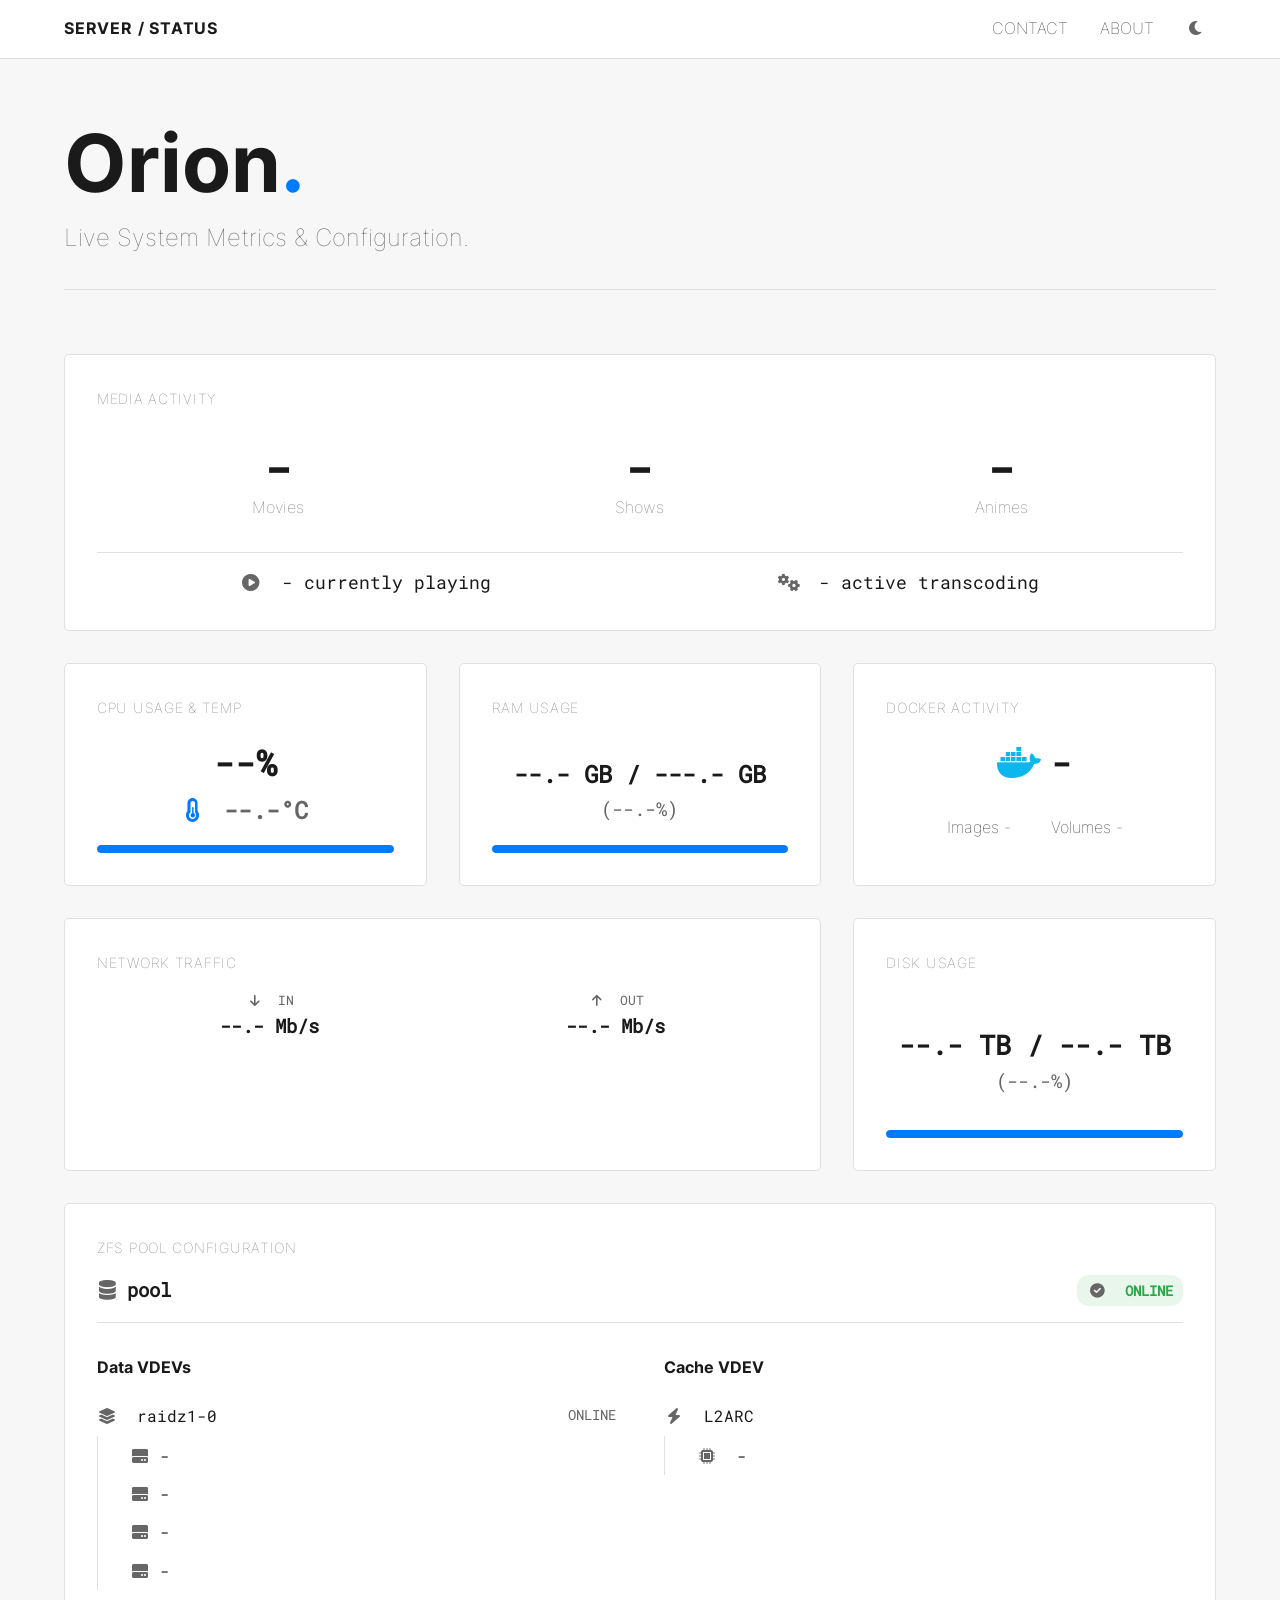
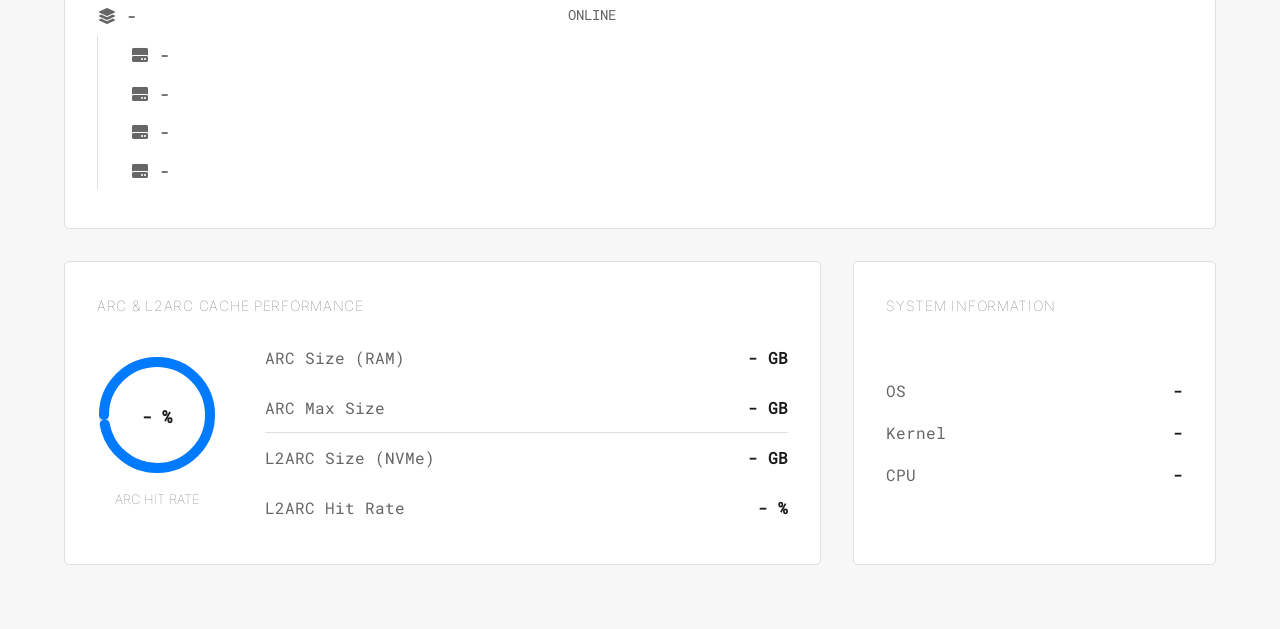
<file: frontend/index.html>
<!doctype html>
<html lang="en">
  <head>
    <meta charset="UTF-8" />
    <meta name="viewport" content="width=device-width, initial-scale=1.0" />
    <meta name="description" content="Orion Dashboard - Real-time monitoring of system metrics, Docker activity, network traffic and ZFS performance. Minimalist and performant dashboard." />
    <title>Orion Dashboard</title>
    <link rel="icon" type="image/png" href="assets/images/favicon.png">
    
    <!-- Critical CSS inlined for above-the-fold content -->
    <style>
      :root {
        --primary-text-color: #1a1a1a;
        --secondary-text-color: #666;
        --background-color: #f7f7f7;
        --border-color: #e0e0e0;
        --accent-color: #007bff;
        --card-background-color: #fff;
        --font-family-main: "Inter", sans-serif;
        --font-family-mono: "Roboto Mono", monospace;
        --spacing-unit: 1rem;
      }
      
      * {
        box-sizing: border-box;
        margin: 0;
        padding: 0;
      }
      
      body {
        font-family: var(--font-family-main);
        color: var(--primary-text-color);
        background-color: var(--background-color);
        line-height: 1.6;
        overflow-x: hidden;
      }
      
      .header {
        display: flex;
        justify-content: space-between;
        align-items: center;
        padding: var(--spacing-unit) calc(var(--spacing-unit) * 4);
        border-bottom: 1px solid var(--border-color);
        background-color: var(--card-background-color);
      }
      
      .logo {
        font-weight: 700;
        letter-spacing: 0.05em;
      }
      
      .nav {
        display: flex;
        gap: calc(var(--spacing-unit) * 2);
      }
      
      .nav-item {
        text-decoration: none;
        color: var(--primary-text-color);
        font-weight: 400;
        text-transform: uppercase;
        transition: color 0.3s ease;
      }
      
      .nav-item:hover {
        color: var(--accent-color);
      }
      
      #theme-switcher {
        cursor: pointer;
      }
      
      .container {
        max-width: 1400px;
        margin: 0 auto;
        padding: calc(var(--spacing-unit) * 4);
      }
      
      .hero {
        margin-bottom: calc(var(--spacing-unit) * 4);
        padding-bottom: calc(var(--spacing-unit) * 2);
        border-bottom: 1px solid var(--border-color);
      }
      
      .hero h1 {
        font-size: 5rem;
        font-weight: 700;
        line-height: 1;
        margin-bottom: var(--spacing-unit);
      }
      
      .hero .dot {
        color: var(--accent-color);
      }
      
      .subtitle {
        font-size: 1.5rem;
        color: var(--secondary-text-color);
        margin-top: var(--spacing-unit);
      }
      
      /* Fallbacks for icons before FA loading */
      .fas, .fab {
        display: inline-block;
        width: 20px;
        text-align: center;
      }
      
      /* Critical dark mode styles */
      body.dark-mode {
        --primary-text-color: #e0e0e0;
        --secondary-text-color: #999;
        --background-color: #121212;
        --border-color: #333;
        --accent-color: #0099ff;
        --card-background-color: #1e1e1e;
      }
    </style>
    
    <!-- Preload critical fonts -->
    <link rel="preload" href="assets/fonts/inter-400.woff2" as="font" type="font/woff2" crossorigin>
    <link rel="preload" href="assets/fonts/inter-700.woff2" as="font" type="font/woff2" crossorigin>
    
    <!-- Preload FontAwesome fonts with font-display: swap -->
    <link rel="preload" href="assets/webfonts/fa-solid-900.woff2" as="font" type="font/woff2" crossorigin>
    <link rel="preload" href="assets/webfonts/fa-brands-400.woff2" as="font" type="font/woff2" crossorigin>
    
    <!-- Asynchronous loading of non-critical CSS -->
    <link rel="preload" href="assets/css/fonts.css" as="style" onload="this.onload=null;this.rel='stylesheet'">
    <noscript><link rel="stylesheet" href="assets/css/fonts.css"></noscript>
    
    <link rel="preload" href="assets/css/all.min.css" as="style" onload="this.onload=null;this.rel='stylesheet'">
    <noscript><link rel="stylesheet" href="assets/css/all.min.css"></noscript>
    
    <link rel="preload" href="style.css" as="style" onload="this.onload=null;this.rel='stylesheet'">
    <noscript><link rel="stylesheet" href="style.css"></noscript>
  </head>
  <body>
    <header class="header">
      <div class="logo">
        <a href="/" style="text-decoration: none; color: inherit"
          >SERVER / STATUS</a
        >
      </div>
      <nav class="nav">
        <a href="contact.html" class="nav-item">CONTACT</a>
        <a href="about.html" class="nav-item">ABOUT</a>
        <div id="theme-switcher" class="nav-item">
          <i class="fas fa-moon"></i>
        </div>
      </nav>
    </header>

    <main class="container">
      <section class="hero">
        <h1>Orion<span class="dot">.</span></h1>
        <p class="subtitle">Live System Metrics & Configuration.</p>
      </section>

      <section class="metrics-grid">
        <div class="metric-card full-width" id="streaming-card">
          <div class="metric-label">Media activity</div>
          <div class="library-counts">
            <div class="library-stat">
              <span class="count">-</span>
              <span class="label">Movies</span>
            </div>
            <div class="library-stat">
              <span class="count">-</span>
              <span class="label">Shows</span>
            </div>
            <div class="library-stat">
              <span class="count">-</span>
              <span class="label">Animes</span>
            </div>
          </div>
          <div class="streaming-activity">
            <div class="activity-stat">
              <i class="fas fa-play-circle"></i> - currently playing
            </div>
            <div class="activity-stat">
              <i class="fas fa-cogs"></i> - active transcoding
            </div>
          </div>
        </div>

        <div class="metric-card" id="cpu-card">
          <div class="metric-label">CPU Usage & Temp</div>
          <div class="cpu-main-stats">
            <div class="cpu-usage-value">
              <span class="metric-value" id="cpu-usage">--%</span>
            </div>
            <div class="cpu-temp-value">
              <i class="fas fa-thermometer-half"></i>
              <span id="cpu-temp">--.-°C</span>
            </div>
          </div>
          <div class="progress-bar-container">
            <div class="progress-bar" id="cpu-progress-bar"></div>
          </div>
        </div>

        <div class="metric-card" id="ram-card">
          <div class="metric-label">RAM USAGE</div>
          <div class="card-body">
            <div class="ram-usage-main" id="ram-usage-gb">
              --.- GB / ---.- GB
            </div>
            <div class="ram-usage-percent" id="ram-usage-percent">(--.-%)</div>
          </div>
          <div class="progress-bar-container">
            <div class="progress-bar" id="ram-progress-bar"></div>
          </div>
        </div>

        <div class="metric-card" id="docker-card">
          <div class="metric-label">Docker Activity</div>
          <div class="metric-value with-icon">
            <i class="fab fa-docker"></i>
            <span id="docker-containers">-</span>
          </div>
          <div class="secondary-stats">
            <div class="stat-item">
              <span>Images</span>
              <span id="docker-images">-</span>
            </div>
            <div class="stat-item">
              <span>Volumes</span>
              <span id="docker-volumes">-</span>
            </div>
          </div>
        </div>

        <div class="metric-card large-card" id="network-card">
          <div class="metric-label">Network Traffic</div>
          <div class="network-current-stats">
            <div class="network-stat">
              <span><i class="fas fa-arrow-down"></i> In</span>
              <span id="net-in">--.- Mb/s</span>
            </div>
            <div class="network-stat">
              <span><i class="fas fa-arrow-up"></i> Out</span>
              <span id="net-out">--.- Mb/s</span>
            </div>
          </div>
          <div class="network-chart-container">
            <canvas id="networkChart"></canvas>
          </div>
        </div>

        <div class="metric-card" id="disk-card">
          <div class="metric-label">
            Disk Usage
          </div>
          <div class="card-body">
            <div class="ram-usage-main" id="disk-usage-tb">
              --.- TB / --.- TB
            </div>
            <div class="ram-usage-percent" id="disk-usage-percent">(--.-%)</div>
          </div>
          <div class="progress-bar-container">
            <div class="progress-bar" id="disk-progress-bar"></div>
          </div>
        </div>

        <div class="metric-card full-width" id="zfs-card">
          <div class="metric-label">ZFS Pool Configuration</div>
          <div class="zfs-header">
            <span class="pool-name"><i class="fas fa-database"></i>pool</span>
            <span class="pool-status online"
              ><i class="fas fa-check-circle"></i> ONLINE</span
            >
          </div>
          <div class="zfs-layout">
            <div class="zfs-column">
              <span class="column-title">Data VDEVs</span>
              <ul class="zfs-tree">
                <li>
                  <i class="fas fa-layer-group"></i> raidz1-0
                  <span class="device-status">ONLINE</span>
                  <ul>
                    <li><i class="fas fa-hdd"></i>-</li>
                    <li><i class="fas fa-hdd"></i>-</li>
                    <li><i class="fas fa-hdd"></i>-</li>
                    <li><i class="fas fa-hdd"></i>-</li>
                  </ul>
                </li>
                <li>
                  <i class="fas fa-layer-group"></i>-<span class="device-status"
                    >ONLINE</span
                  >
                  <ul>
                    <li><i class="fas fa-hdd"></i>-</li>
                    <li><i class="fas fa-hdd"></i>-</li>
                    <li><i class="fas fa-hdd"></i>-</li>
                    <li><i class="fas fa-hdd"></i>-</li>
                  </ul>
                </li>
              </ul>
            </div>
            <div class="zfs-column" id="zfs-cache-column">
              <span class="column-title">Cache VDEV</span>
              <ul class="zfs-tree">
                <li>
                  <i class="fas fa-bolt"></i> L2ARC
                  <ul>
                    <li><i class="fas fa-microchip"></i> -</li>
                  </ul>
                </li>
              </ul>
            </div>
          </div>
        </div>

        <div class="metric-card large-card">
          <div class="metric-label">ARC & L2ARC Cache Performance</div>
          <div class="cache-stats-container">
            <div class="cache-chart-container">
              <svg viewBox="0 0 36 36" class="cache-chart">
                <path
                  class="chart-bg"
                  d="M18 2.0845 a 15.9155 15.9155 0 0 1 0 31.831 a 15.9155 15.9155 0 0 1 0 -31.831"
                ></path>
                <path
                  class="chart-circle"
                  stroke-dasharray="97, 100"
                  d="M18 2.0845 a 15.9155 15.9155 0 0 1 0 31.831 a 15.9155 15.9155 0 0 1 0 -31.831"
                ></path>
                <text x="18" y="20.35" class="chart-text">- %</text>
              </svg>
              <div class="chart-label">ARC Hit Rate</div>
            </div>
            <div class="cache-details">
              <div class="cache-stat">
                <span>ARC Size (RAM)</span>
                <span class="stat-value"> - GB</span>
              </div>
              <div class="cache-stat">
                <span>ARC Max Size</span>
                <span class="stat-value">- GB</span>
              </div>
              <hr id="l2arc-separator" />
              <div class="cache-stat" id="l2arc-size-stat">
                <span>L2ARC Size (NVMe)</span>
                <span class="stat-value">- GB</span>
              </div>
              <div class="cache-stat" id="l2arc-hit-stat">
                <span>L2ARC Hit Rate</span>
                <span class="stat-value">- %</span>
              </div>
            </div>
          </div>
        </div>

        <div class="metric-card">
          <div class="metric-label">System Information</div>
          <ul class="sysinfo-list">
            <li><span>OS</span><span>-</span></li>
            <li><span>Kernel</span><span>-</span></li>
            <li><span>CPU</span><span>-</span></li>
          </ul>
        </div>
      </section>
    </main>
    <!-- Scripts loaded asynchronously/deferred -->
    <script src="assets/js/theme-switcher.js" defer></script>
    <script src="assets/js/chart.line.min.js" defer></script>
    <script src="assets/js/dashboard.min.js" defer></script>
    
    <!-- Optimization script for asynchronous CSS loading -->
    <script>
      // Polyfill for older browsers that don't support rel="preload"
      !function(e){"use strict";var t=function(t,n,r){function o(e){return i.body?e():void setTimeout(function(){o(e)})}function a(){d.addEventListener&&d.removeEventListener("load",a),d.media=r||"all"}var i=e.document,d=i.createElement("link");if(n)d.href=n;else{if(!t)return;d.href=t.href,d.media=t.media}d.rel="stylesheet",d.addEventListener&&d.addEventListener("load",a),(d.onloadcssdefined=o)(a),i.head.appendChild(d)};e.loadCSS?e.loadCSS:e.loadCSS=t,"undefined"!=typeof module&&(module.exports=t)}(this);
    </script>
  </body>
</html>
</file>
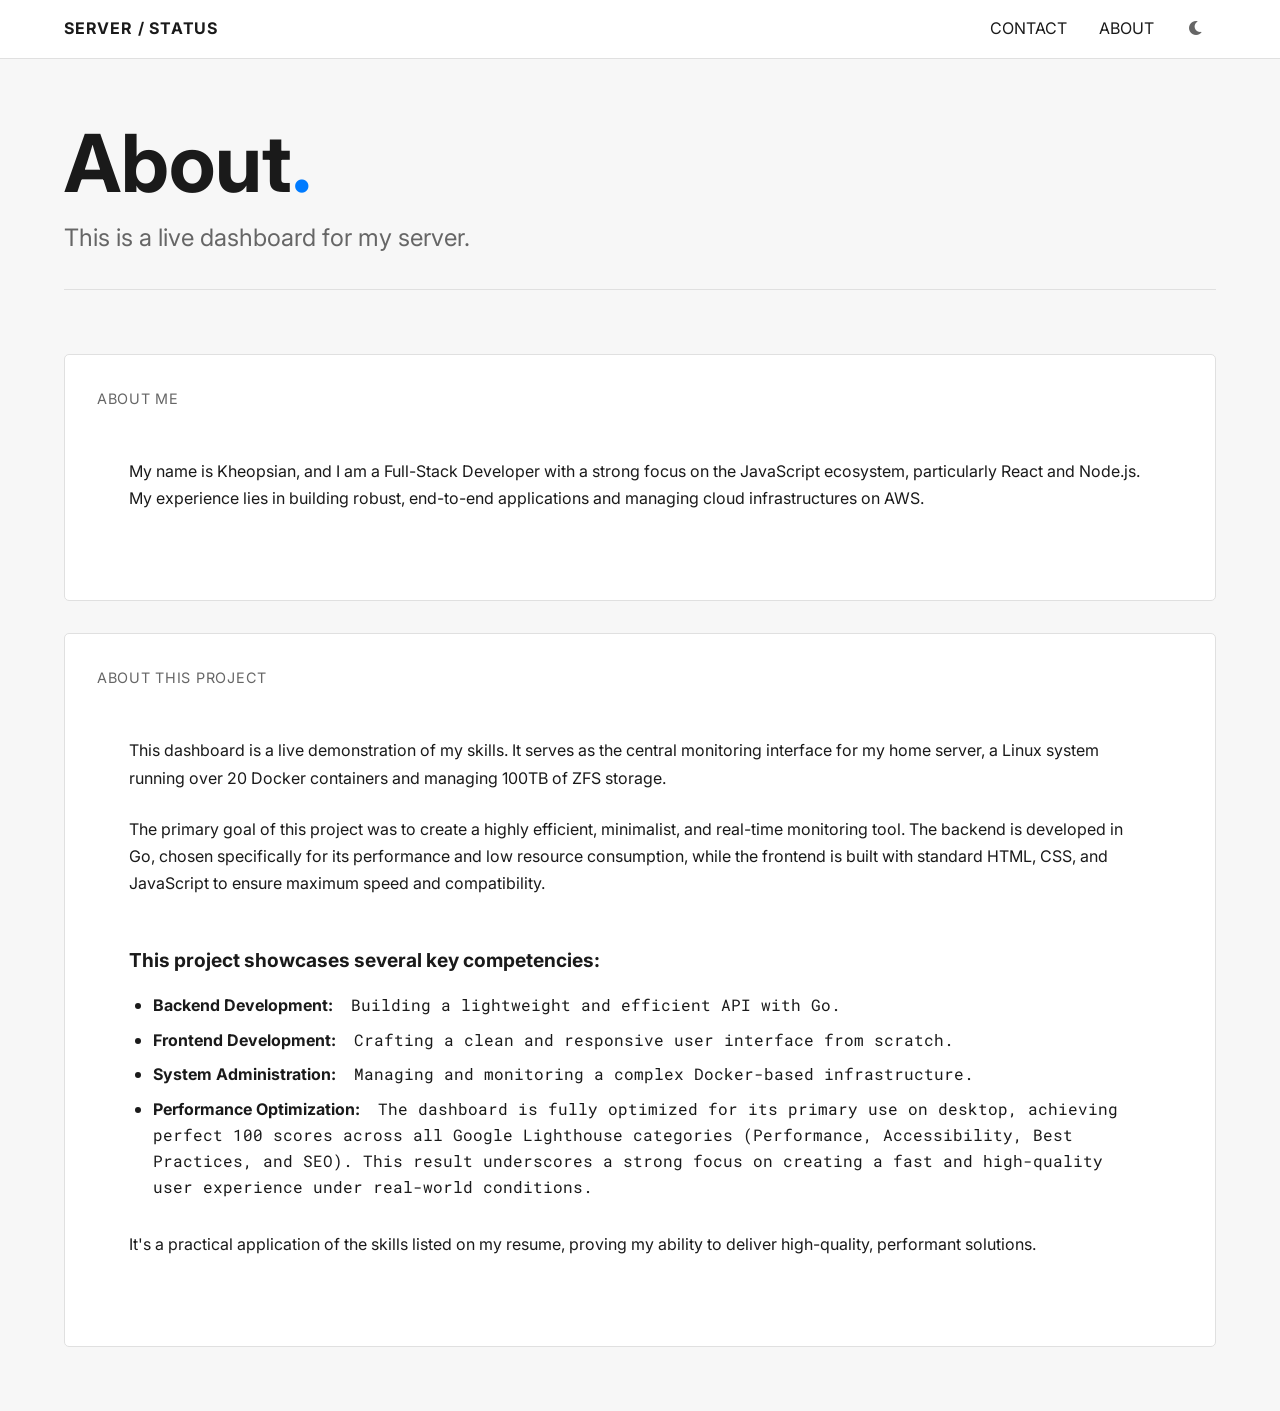
<file: frontend/about.html>
<!doctype html>
<html lang="en">
  <head>
    <meta charset="UTF-8" />
    <meta name="viewport" content="width=device-width, initial-scale=1.0" />
    <meta name="description" content="About Orion Dashboard - Discover Kheopsian, Full-Stack Developer, and this server monitoring project built with Go, Docker and ZFS." />
    <title>About - Orion Dashboard</title>
    <link rel="icon" type="image/png" href="assets/images/favicon.png">
    <link rel="preconnect" href="https://fonts.googleapis.com" />
    <link rel="preconnect" href="https://fonts.gstatic.com" crossorigin />
    <link
      href="https://fonts.googleapis.com/css2?family=Inter:wght@300;400;700&family=Roboto+Mono:wght@300;400&display=swap"
      rel="stylesheet"
    />
    <link
      rel="stylesheet"
      href="https://cdnjs.cloudflare.com/ajax/libs/font-awesome/6.0.0-beta3/css/all.min.css"
    />
    <link rel="stylesheet" href="style.css" />
  </head>
  <body>
    <header class="header">
      <div class="logo">
        <a href="/" style="text-decoration: none; color: inherit"
          >SERVER / STATUS</a
        >
      </div>
      <nav class="nav">
        <a href="contact.html" class="nav-item">CONTACT</a>
        <a href="about.html" class="nav-item">ABOUT</a>
        <div id="theme-switcher" class="nav-item">
          <i class="fas fa-moon"></i>
        </div>
      </nav>
    </header>

    <main class="container">
      <section class="hero">
        <h1>About<span class="dot">.</span></h1>
        <p class="subtitle">This is a live dashboard for my server.</p>
      </section>
      <section class="metrics-grid">
        <div class="metric-card full-width">
          <div class="metric-label">About Me</div>
          <div
            class="card-body about-content"
            style="padding: 2rem; align-items: flex-start"
          >
            <p>
              My name is Kheopsian, and I am a Full-Stack Developer with a
              strong focus on the JavaScript ecosystem, particularly React and
              Node.js. My experience lies in building robust, end-to-end
              applications and managing cloud infrastructures on AWS.
            </p>
          </div>
        </div>
        <div class="metric-card full-width">
          <div class="metric-label">About This Project</div>
          <div
            class="card-body about-content"
            style="padding: 2rem; align-items: flex-start"
          >
            <p>
              This dashboard is a live demonstration of my skills. It serves as
              the central monitoring interface for my home server, a Linux
              system running over 20 Docker containers and managing 100TB of ZFS
              storage.
            </p>
            <p>
              The primary goal of this project was to create a highly efficient,
              minimalist, and real-time monitoring tool. The backend is
              developed in Go, chosen specifically for its performance and low
              resource consumption, while the frontend is built with standard
              HTML, CSS, and JavaScript to ensure maximum speed and
              compatibility.
            </p>
            <h4>This project showcases several key competencies:</h4>
            <ul>
              <li>
                <strong>Backend Development:</strong> Building a lightweight and
                efficient API with Go.
              </li>
              <li>
                <strong>Frontend Development:</strong> Crafting a clean and
                responsive user interface from scratch.
              </li>
              <li>
                <strong>System Administration:</strong> Managing and monitoring
                a complex Docker-based infrastructure.
              </li>
              <li>
                <strong>Performance Optimization:</strong> The dashboard is fully optimized for its primary use on desktop, achieving perfect 100 scores across all Google Lighthouse categories (Performance, Accessibility, Best Practices, and SEO). This result underscores a strong focus on creating a fast and high-quality user experience under real-world conditions.
              </li>
            </ul>
            <p>
              It's a practical application of the skills listed on my resume,
              proving my ability to deliver high-quality, performant solutions.
            </p>
          </div>
        </div>
      </section>
    </main>
    <script src="assets/js/theme-switcher.js"></script>
  </body>
</html>
</file>
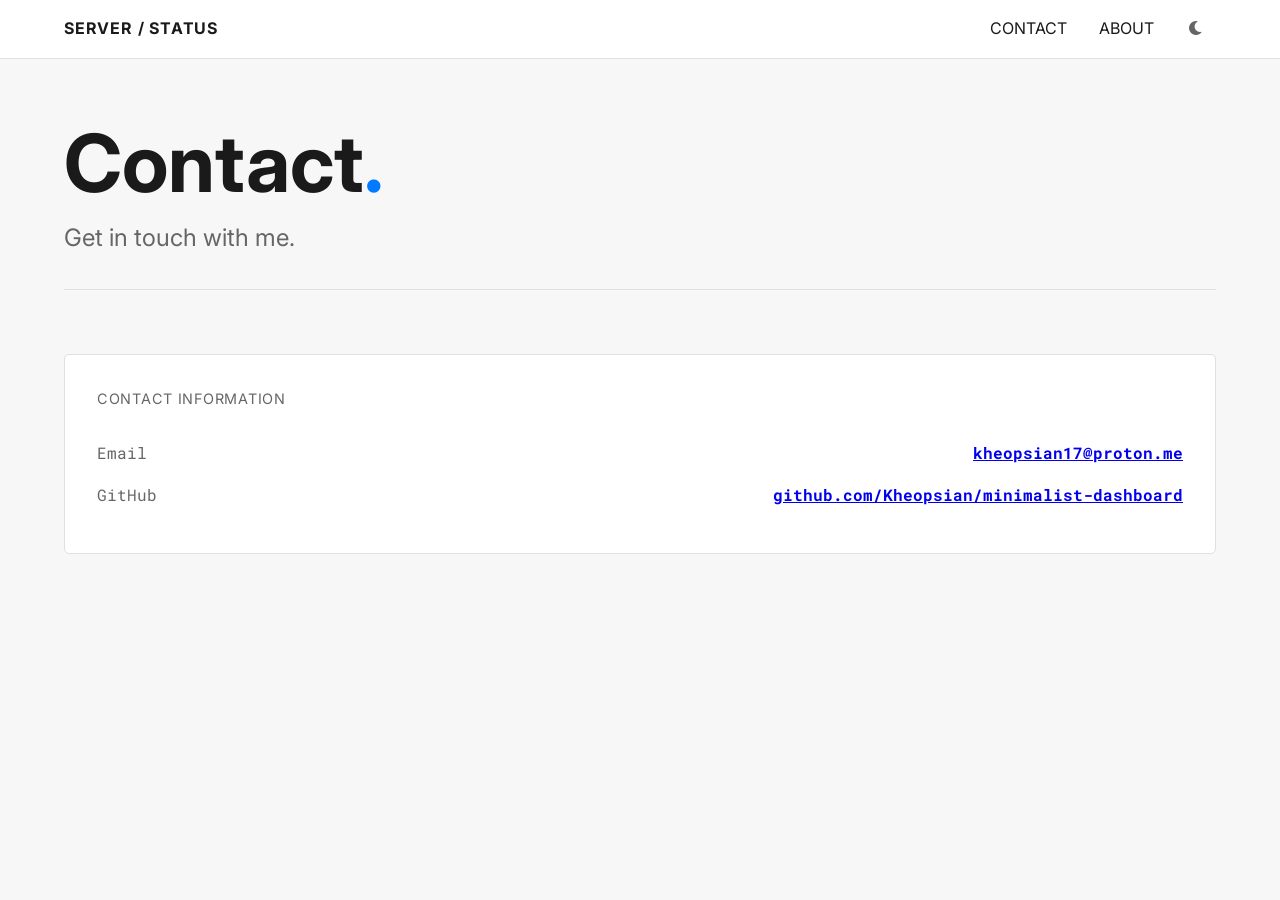
<file: frontend/contact.html>
<!doctype html>
<html lang="en">
  <head>
    <meta charset="UTF-8" />
    <meta name="viewport" content="width=device-width, initial-scale=1.0" />
    <meta name="description" content="Contact Kheopsian, Full-Stack Developer, to discuss the Orion Dashboard project or any collaboration opportunities." />
    <title>Contact - Orion Dashboard</title>
    <link rel="icon" type="image/png" href="assets/images/favicon.png">
    <link rel="preconnect" href="https://fonts.googleapis.com" />
    <link rel="preconnect" href="https://fonts.gstatic.com" crossorigin />
    <link
      href="https://fonts.googleapis.com/css2?family=Inter:wght@300;400;700&family=Roboto+Mono:wght@300;400&display=swap"
      rel="stylesheet"
    />
    <link
      rel="stylesheet"
      href="https://cdnjs.cloudflare.com/ajax/libs/font-awesome/6.0.0-beta3/css/all.min.css"
    />
    <link rel="stylesheet" href="style.css" />
  </head>
  <body>
    <header class="header">
      <div class="logo">
        <a href="/" style="text-decoration: none; color: inherit"
          >SERVER / STATUS</a
        >
      </div>
      <nav class="nav">
        <a href="contact.html" class="nav-item">CONTACT</a>
        <a href="about.html" class="nav-item">ABOUT</a>
        <div id="theme-switcher" class="nav-item">
          <i class="fas fa-moon"></i>
        </div>
      </nav>
    </header>

    <main class="container">
      <section class="hero">
        <h1>Contact<span class="dot">.</span></h1>
        <p class="subtitle">Get in touch with me.</p>
      </section>

      <section class="metrics-grid">
        <div class="metric-card full-width">
          <div class="metric-label">Contact Information</div>
          <ul class="sysinfo-list">
            <li>
              <span>Email</span
              ><span
                ><a href="mailto:kheopsian17@proton.me"
                  >kheopsian17@proton.me</a
                ></span
              >
            </li>
            <li>
              <span>GitHub</span
              ><span
                ><a href="https://github.com/Kheopsian/minimalist-dashboard" target="_blank"
                  >github.com/Kheopsian/minimalist-dashboard</a
                ></span
              >
            </li>
          </ul>
        </div>
      </section>
    </main>
    <script src="assets/js/theme-switcher.js"></script>
  </body>
</html>
</file>
<file: frontend/assets/css/fonts.css>
@font-face {
  font-family: "Inter";
  font-style: normal;
  font-weight: 300;
  font-display: swap;
  src: url("../fonts/inter-300.woff2") format("woff2");
  unicode-range:
    U+0000-00FF, U+0131, U+0152-0153, U+02BB-02BC, U+02C6, U+02DA, U+02DC,
    U+2000-206F, U+2074, U+20AC, U+2122, U+2191, U+2193, U+2212, U+2215, U+FEFF,
    U+FFFD;
}

@font-face {
  font-family: "Inter";
  font-style: normal;
  font-weight: 400;
  font-display: swap;
  src: url("../fonts/inter-400.woff2") format("woff2");
  unicode-range:
    U+0000-00FF, U+0131, U+0152-0153, U+02BB-02BC, U+02C6, U+02DA, U+02DC,
    U+2000-206F, U+2074, U+20AC, U+2122, U+2191, U+2193, U+2212, U+2215, U+FEFF,
    U+FFFD;
}

@font-face {
  font-family: "Inter";
  font-style: normal;
  font-weight: 700;
  font-display: swap;
  src: url("../fonts/inter-700.woff2") format("woff2");
  unicode-range:
    U+0000-00FF, U+0131, U+0152-0153, U+02BB-02BC, U+02C6, U+02DA, U+02DC,
    U+2000-206F, U+2074, U+20AC, U+2122, U+2191, U+2193, U+2212, U+2215, U+FEFF,
    U+FFFD;
}

@font-face {
  font-family: "Roboto Mono";
  font-style: normal;
  font-weight: 300;
  font-display: swap;
  src: url("../fonts/roboto-mono-300.woff2") format("woff2");
  unicode-range:
    U+0000-00FF, U+0131, U+0152-0153, U+02BB-02BC, U+02C6, U+02DA, U+02DC,
    U+2000-206F, U+2074, U+20AC, U+2122, U+2191, U+2193, U+2212, U+2215, U+FEFF,
    U+FFFD;
}

@font-face {
  font-family: "Roboto Mono";
  font-style: normal;
  font-weight: 400;
  font-display: swap;
  src: url("../fonts/roboto-mono-400.woff2") format("woff2");
  unicode-range:
    U+0000-00FF, U+0131, U+0152-0153, U+02BB-02BC, U+02C6, U+02DA, U+02DC,
    U+2000-206F, U+2074, U+20AC, U+2122, U+2191, U+2193, U+2212, U+2215, U+FEFF,
    U+FFFD;
}
</file>
<file: frontend/style.css>
:root {
  --primary-text-color: #1a1a1a;
  --secondary-text-color: #666;
  --background-color: #f7f7f7;
  --border-color: #e0e0e0;
  --accent-color: #007bff;
  --card-background-color: #fff;
  --font-family-main: "Inter", sans-serif;
  --font-family-mono: "Roboto Mono", monospace;
  --spacing-unit: 1rem;
}

* {
  box-sizing: border-box;
  margin: 0;
  padding: 0;
}
body {
  font-family: var(--font-family-main);
  color: var(--primary-text-color);
  background-color: var(--background-color);
  line-height: 1.6;
  overflow-x: hidden;
}
.header {
  display: flex;
  justify-content: space-between;
  align-items: center;
  padding: var(--spacing-unit) calc(var(--spacing-unit) * 4);
  border-bottom: 1px solid var(--border-color);
  background-color: var(--card-background-color);
}
.logo {
  font-weight: 700;
  letter-spacing: 0.05em;
}
.nav {
  display: flex;
  gap: calc(var(--spacing-unit) * 2);
}
.nav-item {
  text-decoration: none;
  color: var(--primary-text-color);
  font-weight: 400;
  text-transform: uppercase;
  transition: color 0.3s ease;
}
.nav-item:hover {
  color: var(--accent-color);
}
#theme-switcher {
  cursor: pointer;
}
.container {
  max-width: 1400px;
  margin: 0 auto;
  padding: calc(var(--spacing-unit) * 4);
}
.hero {
  margin-bottom: calc(var(--spacing-unit) * 4);
  padding-bottom: calc(var(--spacing-unit) * 2);
  border-bottom: 1px solid var(--border-color);
}
.hero h1 {
  font-size: 5rem;
  font-weight: 700;
  line-height: 1;
  margin-bottom: var(--spacing-unit);
}
.hero .dot {
  color: var(--accent-color);
}
.subtitle {
  font-size: 1.5rem;
  color: var(--secondary-text-color);
  margin-top: var(--spacing-unit);
}
.about-content p {
  margin-bottom: 1.5rem;
  color: var(--primary-text-color);
  font-size: 1rem;
  line-height: 1.7;
}
.about-content h4 {
  font-size: 1.2rem;
  font-weight: 700;
  margin-top: 1.5rem;
  margin-bottom: 1rem;
  color: var(--primary-text-color);
}
.about-content ul {
  list-style-position: outside;
  padding-left: 1.5rem;
  margin-bottom: 1.5rem;
}
.about-content li {
  margin-bottom: 0.5rem;
  font-family: var(--font-family-mono);
}
.about-content strong {
  font-family: var(--font-family-main);
  font-weight: 700;
  color: var(--primary-text-color);
  margin-right: 8px;
}

.metrics-grid {
  display: grid;
  grid-template-columns: repeat(auto-fit, minmax(300px, 1fr));
  gap: calc(var(--spacing-unit) * 2);
}
.metric-card.large-card {
  grid-column: span 2;
}
.metric-card.full-width {
  grid-column: 1 / -1;
}

.metric-card {
  background-color: var(--card-background-color);
  border: 1px solid var(--border-color);
  padding: calc(var(--spacing-unit) * 2);
  border-radius: 5px;
  display: flex;
  flex-direction: column;
  min-height: 200px;
}
.metric-label {
  font-size: 0.9rem;
  color: var(--secondary-text-color);
  text-transform: uppercase;
  letter-spacing: 0.05em;
  margin-bottom: var(--spacing-unit);
}
.metric-value {
  font-family: var(--font-family-mono);
  font-size: 2.2rem;
  font-weight: 700;
}

.card-body,
.cpu-main-stats {
  flex-grow: 1;
  display: flex;
  flex-direction: column;
  justify-content: center;
  align-items: center;
}
.progress-bar-container {
  width: 100%;
  height: 8px;
  background-color: var(--border-color);
  border-radius: 4px;
  overflow: hidden;
  margin-top: auto;
}
.progress-bar {
  height: 100%;
  background-color: var(--accent-color);
  border-radius: 4px;
  transition: width 0.5s ease-out;
}

.fas,
.fab {
  margin-right: 10px;
  color: var(--secondary-text-color);
  width: 20px;
  text-align: center;
}

.cpu-main-stats {
  display: flex;
  justify-content: space-between;
  align-items: baseline;
  padding-bottom: var(--spacing-unit);
}
.cpu-temp-value {
  font-family: var(--font-family-mono);
  font-size: 1.5rem;
  font-weight: 700;
  color: var(--secondary-text-color);
}
.cpu-temp-value .fas {
  margin-right: 8px;
  color: var(--accent-color);
}

.zfs-header {
  display: flex;
  justify-content: space-between;
  align-items: center;
  font-family: var(--font-family-mono);
  font-size: 1.2rem;
  margin-bottom: var(--spacing-unit);
  padding-bottom: var(--spacing-unit);
  border-bottom: 1px solid var(--border-color);
}
.pool-name {
  font-weight: 700;
}
.pool-status {
  font-size: 0.9rem;
  padding: 4px 10px;
  border-radius: 12px;
  font-weight: 700;
}
.pool-status.online {
  color: #28a745;
  background-color: rgba(40, 167, 69, 0.1);
}
.zfs-layout {
  display: flex;
  gap: calc(var(--spacing-unit) * 3);
  margin-top: var(--spacing-unit);
}
.zfs-column {
  flex: 1;
}
.column-title {
  font-weight: 700;
  margin-bottom: var(--spacing-unit);
  display: block;
}
.zfs-tree {
  list-style-type: none;
  padding-left: 0;
  font-family: var(--font-family-mono);
}
.zfs-tree ul {
  list-style-type: none;
  padding-left: calc(var(--spacing-unit) * 2);
  margin-top: 0.5rem;
  border-left: 1px solid var(--border-color);
}
.zfs-tree li {
  padding: 0.4rem 0;
  position: relative;
}

.zfs-tree ul li {
  white-space: nowrap;
  overflow: hidden;
  text-overflow: ellipsis;
  max-width: 100%;
  word-break: break-all;
}
.device-status {
  float: right;
  color: var(--secondary-text-color);
  font-size: 0.9rem;
}

.sysinfo-list {
  list-style: none;
  padding: 0;
  display: flex;
  flex-direction: column;
  gap: var(--spacing-unit);
  height: 100%;
  justify-content: center;
}
.sysinfo-list li {
  display: flex;
  justify-content: space-between;
  font-family: var(--font-family-mono);
  font-size: 1rem;
}
.sysinfo-list li span:first-child {
  color: var(--secondary-text-color);
}
.sysinfo-list li span:last-child {
  font-weight: 700;
  text-align: right;
}

.cache-stats-container {
  display: flex;
  align-items: center;
  gap: calc(var(--spacing-unit) * 3);
  flex-grow: 1;
}
.cache-chart-container {
  text-align: center;
}
.cache-chart {
  width: 120px;
  height: 120px;
}
.chart-bg {
  fill: none;
  stroke: var(--border-color);
  stroke-width: 3;
}
.chart-circle {
  fill: none;
  stroke: var(--accent-color);
  stroke-width: 3;
  stroke-linecap: round;
  transform: rotate(-90deg);
  transform-origin: 50% 50%;
  transition: stroke-dasharray 1s ease-out;
}
.chart-text {
  font-family: var(--font-family-mono);
  font-size: 5px;
  font-weight: 700;
  fill: var(--primary-text-color);
  text-anchor: middle;
}
.chart-label {
  font-size: 0.8rem;
  color: var(--secondary-text-color);
  text-transform: uppercase;
  margin-top: 0.5rem;
}
.cache-details {
  flex: 1;
  align-self: stretch;
  display: flex;
  flex-direction: column;
  justify-content: center;
}
.cache-stat {
  display: flex;
  justify-content: space-between;
  font-family: var(--font-family-mono);
  padding: 0.75rem 0;
}
.cache-stat span:first-child {
  color: var(--secondary-text-color);
}
.cache-stat .stat-value {
  font-weight: 700;
}
.cache-details hr {
  border: none;
  border-top: 1px solid var(--border-color);
  margin: 0;
}

#streaming-card {
  justify-content: center;
}
.library-counts {
  display: flex;
  justify-content: space-around;
  text-align: center;
  flex-grow: 1;
  align-items: center;
  padding: var(--spacing-unit) 0;
}
.library-stat .count {
  display: block;
  font-family: var(--font-family-mono);
  font-size: 3rem;
  font-weight: 700;
  line-height: 1.1;
}
.library-stat .label {
  font-size: 1rem;
  color: var(--secondary-text-color);
}
.streaming-activity {
  display: flex;
  justify-content: space-around;
  border-top: 1px solid var(--border-color);
  padding-top: var(--spacing-unit);
  margin-top: var(--spacing-unit);
  font-family: var(--font-family-mono);
}
.activity-stat {
  color: var(--primary-text-color);
  font-size: 1.1rem;
}

.network-current-stats {
  display: flex;
  justify-content: space-around;
  font-family: var(--font-family-mono);
  font-size: 1.2rem;
  margin-bottom: var(--spacing-unit);
}
.network-stat {
  text-align: center;
}
.network-stat span:first-child {
  font-size: 0.8rem;
  color: var(--secondary-text-color);
  text-transform: uppercase;
  display: block;
}
.network-stat span:first-child .fas {
  margin-right: 5px;
}
.network-stat span:last-child {
  font-weight: 700;
}
.network-chart-container {
  position: relative;
  height: 80px;
}
#ram-card .card-body {
  align-items: center;
}

.ram-usage-main {
  font-family: var(--font-family-mono);
  font-size: 1.5rem;
  font-weight: 700;
  white-space: nowrap;
}

.ram-usage-percent {
  font-family: var(--font-family-mono);
  font-size: 1.2rem;
  color: var(--secondary-text-color);
}
#disk-card .card-body {
  align-items: center;
}
#disk-card .ram-usage-main {
  font-size: 1.7rem;
}
#cpu-card .cpu-main-stats {
  align-items: center;
}
#docker-card .card-body {
  text-align: center;
}
#docker-card .metric-value.with-icon {
  justify-content: center;
  gap: 1.5rem;
  margin-bottom: 0.5rem;
  display: flex;
  align-items: center;
}
#docker-card .secondary-stats {
  display: flex;
  flex-direction: row;
  justify-content: center;
  align-items: center;
  gap: 2.5rem;
  margin-top: 1rem;
}
#docker-card .fab.fa-docker {
  color: #0db7ed;
}

@media (max-width: 1200px) {
  .zfs-tree ul li {
    max-width: calc((100vw - var(--spacing-unit) * 20) / 2);
    white-space: nowrap;
    overflow: hidden;
    text-overflow: ellipsis;
  }
  #ram-card .metric-value {
    font-size: 1.5rem;
  }
}
@media (min-width: 1000px) {
  #ram-card .metric-value {
    font-size: 1.7rem;
  }
}
@media (max-width: 900px) {
  .metric-card.large-card {
    grid-column: span 1;
  }
}

@media (max-width: 600px) {
  .metrics-grid {
    grid-template-columns: 1fr;
  }
  .hero h1 {
    font-size: 3rem;
  }
  .zfs-layout {
    flex-direction: column;
  }
  .cache-stats-container {
    flex-direction: column;
  }
  .library-counts {
    flex-direction: column;
    gap: calc(var(--spacing-unit) * 2);
  }
  .container {
    padding: var(--spacing-unit) calc(var(--spacing-unit) * 1.5);
  }
  .header {
    padding: var(--spacing-unit) calc(var(--spacing-unit) * 1.5);
  }
  .metrics-grid {
    width: 100%;
  }
  .zfs-tree ul li {
    max-width: calc((100vw - var(--spacing-unit) * 10));
  }
}

@media (max-width: 400px) {
  .metrics-grid {
    grid-template-columns: 1fr;
    gap: 1rem;
  }
  
  .container, .header {
    padding: 1rem;
  }
  
  .metric-card {
    min-width: 0;
    max-width: 100%;
  }
  
  .zfs-tree ul li {
    max-width: calc(100vw - 2rem);
    word-break: break-word;
    white-space: normal;
  }
  
  .hero h1 {
    font-size: 2.5rem;
  }
  
  .cache-stats-container {
    gap: 1rem;
  }
  
  .library-counts {
    gap: 1rem;
  }
}

body.dark-mode {
  --primary-text-color: #e0e0e0;
  --secondary-text-color: #999;
  --background-color: #121212;
  --border-color: #333;
  --accent-color: #0099ff;
  --card-background-color: #1e1e1e;
}

body.dark-mode .pool-status.online {
  color: #66bb6a;
  background-color: rgba(102, 187, 106, 0.1);
}

body.dark-mode #docker-card .fab.fa-docker {
  color: #2496ed;
}

body.dark-mode a {
  color: var(--accent-color);
}

body.dark-mode .nav-item:hover {
  color: #ffffff;
}
</file>
<file: frontend/assets/css/all.min.css>
.fa{font-family:var(--fa-style-family, "Font Awesome 6 Free");font-weight:var(--fa-style,900)}.fa,.fa-brands,.fa-solid,.fab,.fas{-moz-osx-font-smoothing:grayscale;-webkit-font-smoothing:antialiased;display:var(--fa-display,inline-block);font-style:normal;font-variant:normal;line-height:1;text-rendering:auto}:host,:root{--fa-font-brands:normal 400 1em/1 "Font Awesome 6 Brands";--fa-font-solid:normal 900 1em/1 "Font Awesome 6 Free"}@font-face{font-family:"Font Awesome 6 Brands";font-style:normal;font-weight:400;font-display:swap;src:url(../webfonts/fa-brands-400.woff2) format("woff2"),url(../webfonts/fa-brands-400.ttf) format("truetype")}.fa-brands,.fab{font-family:"Font Awesome 6 Brands";font-weight:400}@font-face{font-family:"Font Awesome 6 Free";font-style:normal;font-weight:900;font-display:swap;src:url(../webfonts/fa-solid-900.woff2) format("woff2"),url(../webfonts/fa-solid-900.ttf) format("truetype")}.fa-solid,.fas{font-family:"Font Awesome 6 Free";font-weight:900}.fa-arrow-down:before{content:"\f063"}.fa-arrow-up:before{content:"\f062"}.fa-bolt:before,.fa-zap:before{content:"\f0e7"}.fa-check-circle:before,.fa-circle-check:before{content:"\f058"}.fa-cogs:before,.fa-gears:before{content:"\f085"}.fa-database:before{content:"\f1c0"}.fa-sun:before{content:"\f185"}.fa-docker:before{content:"\f395"}.fa-hard-drive:before,.fa-hdd:before{content:"\f0a0"}.fa-layer-group:before{content:"\f5fd"}.fa-microchip:before{content:"\f2db"}.fa-moon:before{content:"\f186"}.fa-circle-play:before,.fa-play-circle:before{content:"\f144"}.fa-temperature-2:before,.fa-temperature-half:before,.fa-thermometer-2:before,.fa-thermometer-half:before{content:"\f2c9"}
</file>
